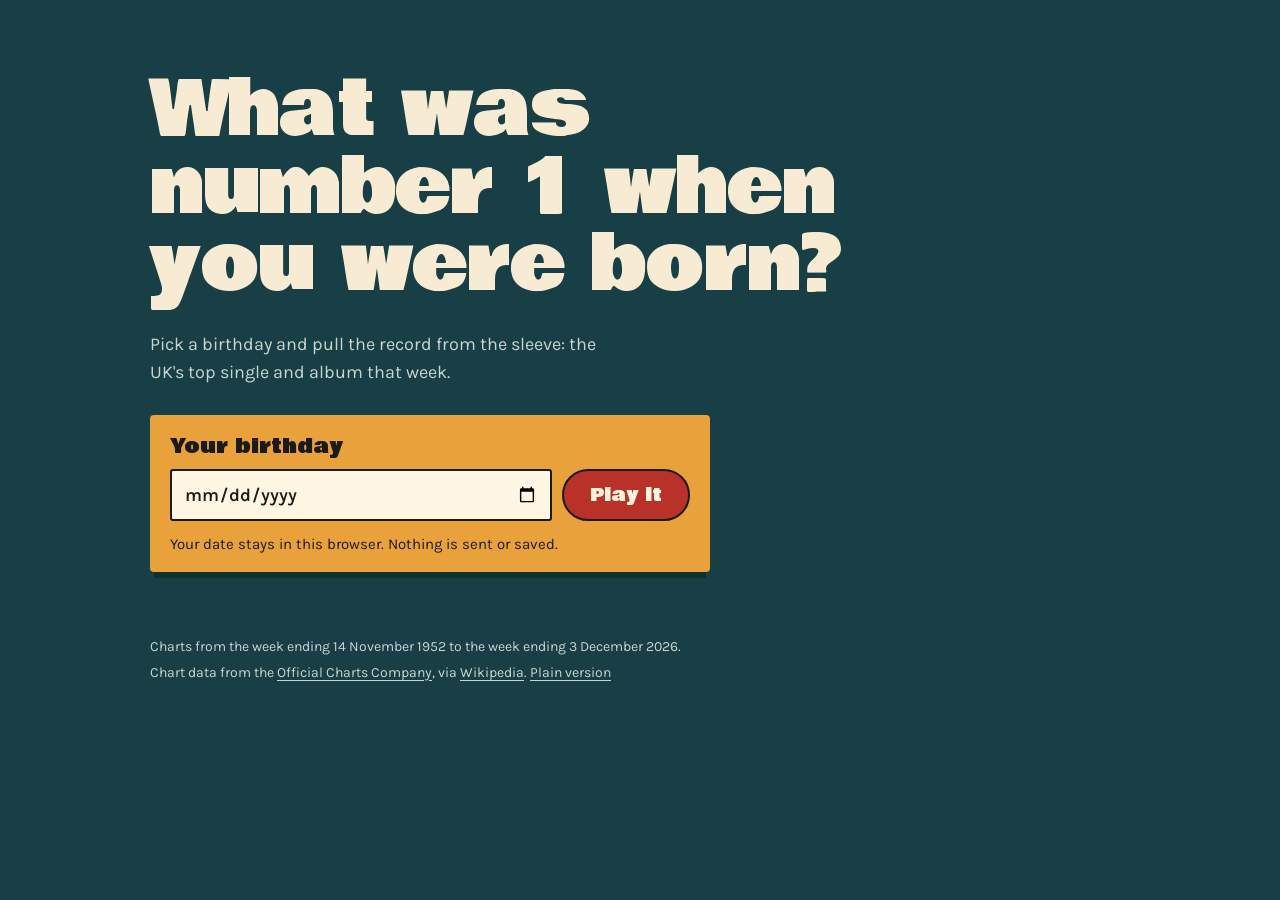
<file: index.html>
<!doctype html>
<html lang="en-GB">
<head>
  <meta charset="utf-8">
  <meta name="viewport" content="width=device-width, initial-scale=1">
  <meta name="referrer" content="no-referrer">
  <meta name="description" content="Find the UK number 1 single and album from the week you were born. Your birthday never leaves your browser.">
  <title>Birthday Number One</title>
  <link rel="preconnect" href="https://fonts.googleapis.com">
  <link rel="preconnect" href="https://fonts.gstatic.com" crossorigin>
  <link href="https://fonts.googleapis.com/css2?family=Bowlby+One&family=Karla:wght@400;600;700&display=swap" rel="stylesheet">
  <link rel="stylesheet" href="css/vinyl.css">
  <script src="js/app.js" defer></script>
</head>
<body>
  <main class="shop">
    <header class="masthead">
      <h1>What was number 1 when you were born?</h1>
      <p class="lede">Pick a birthday and pull the record from the sleeve: the UK's top single and album that week.</p>
    </header>

    <form id="lookup-form" class="ticket" novalidate>
      <label for="birthday">Your birthday</label>
      <div class="ticket-row">
        <input id="birthday" name="birthday" type="date" autocomplete="bday" required>
        <button type="submit">Play it</button>
      </div>
      <p class="privacy">Your date stays in this browser. Nothing is sent or saved.</p>
    </form>

    <p id="status" class="status" role="status" hidden></p>

    <section id="result" class="result" hidden aria-labelledby="result-heading">
      <h2 id="result-heading" tabindex="-1"></h2>

      <div class="crate">
        <article id="single" class="record-set seven" aria-label="Number 1 single">
          <p class="kind">Number 1 single</p>
          <div class="deck">
            <div class="disc">
              <div class="label">
                <p id="single-title" class="label-title"></p>
                <p id="single-artist" class="label-artist"></p>
              </div>
            </div>
            <div class="sleeve" aria-hidden="true"><span class="hole"></span></div>
          </div>
          <p id="single-week" class="week"></p>
          <p id="single-joint" class="joint" hidden></p>
          <p class="listen">
            <a id="single-spotify" href="#" target="_blank" rel="noopener noreferrer">Spotify</a>
            <a id="single-youtube" href="#" target="_blank" rel="noopener noreferrer">YouTube</a>
          </p>
        </article>

        <article id="album" class="record-set twelve" aria-label="Number 1 album">
          <p class="kind">Number 1 album</p>
          <div class="deck">
            <div class="disc">
              <div class="label">
                <p id="album-title" class="label-title"></p>
                <p id="album-artist" class="label-artist"></p>
              </div>
            </div>
            <div class="sleeve" aria-hidden="true"></div>
          </div>
          <p id="album-week" class="week"></p>
          <p id="album-joint" class="joint" hidden></p>
          <p class="listen">
            <a id="album-spotify" href="#" target="_blank" rel="noopener noreferrer">Spotify</a>
            <a id="album-youtube" href="#" target="_blank" rel="noopener noreferrer">YouTube</a>
          </p>
        </article>
        <p id="album-note" class="album-note" hidden></p>
      </div>
    </section>

    <footer class="small-print">
      <p id="data-range"></p>
      <p>Chart data from the <a href="https://www.officialcharts.com/">Official Charts Company</a>, via <a href="https://en.wikipedia.org/wiki/Lists_of_UK_singles_chart_number_ones">Wikipedia</a>. <a href="minimal.html">Plain version</a></p>
    </footer>
  </main>
</body>
</html>
</file>
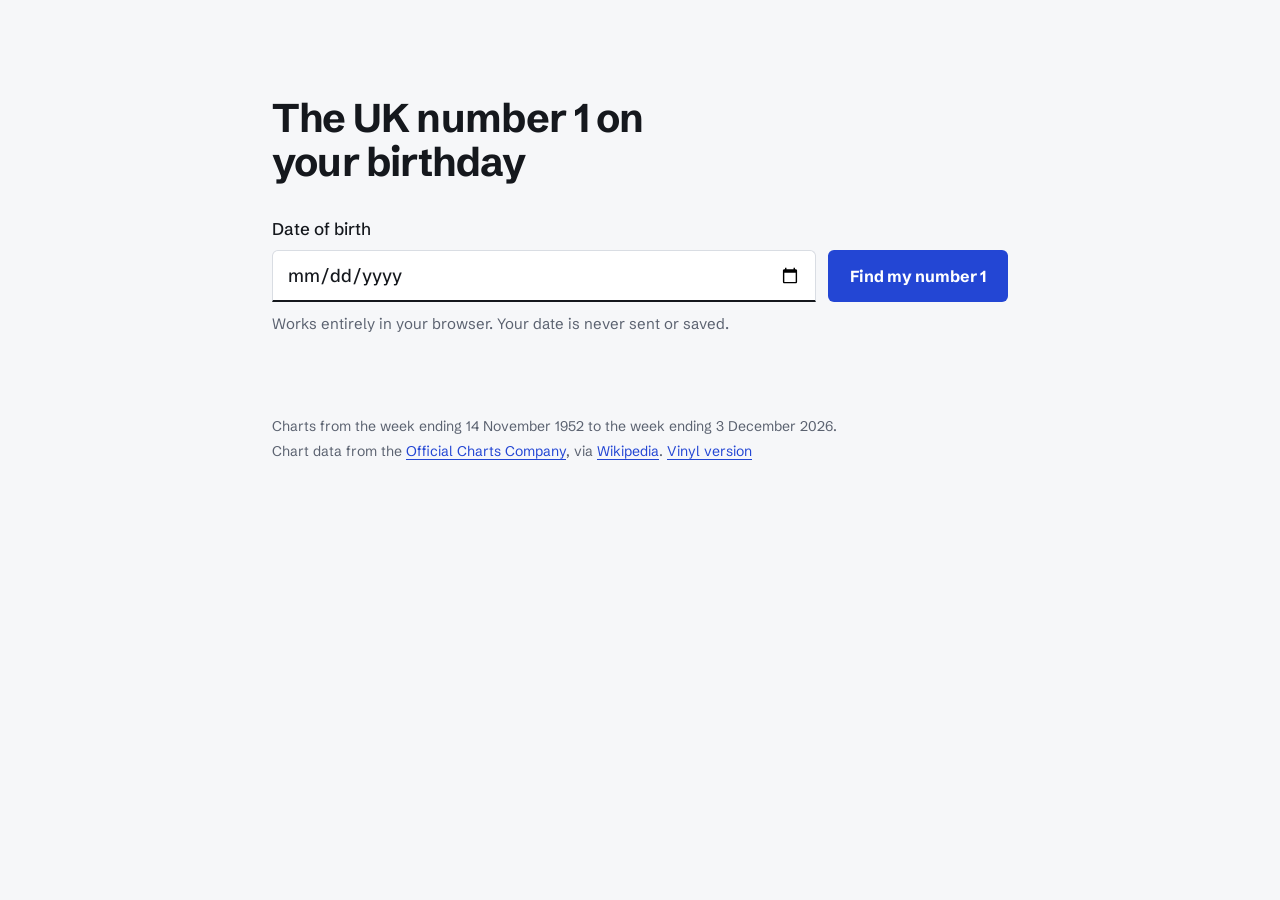
<file: minimal.html>
<!doctype html>
<html lang="en-GB">
<head>
  <meta charset="utf-8">
  <meta name="viewport" content="width=device-width, initial-scale=1">
  <meta name="referrer" content="no-referrer">
  <meta name="description" content="Find the UK number 1 single and album from the week you were born. Your birthday never leaves your browser.">
  <title>Birthday Number One</title>
  <link rel="preconnect" href="https://fonts.googleapis.com">
  <link rel="preconnect" href="https://fonts.gstatic.com" crossorigin>
  <link href="https://fonts.googleapis.com/css2?family=Schibsted+Grotesk:wght@400;500;700;800&display=swap" rel="stylesheet">
  <link rel="stylesheet" href="css/minimal.css">
  <script src="js/app.js" defer></script>
</head>
<body>
  <main class="page">
    <h1>The UK number 1 on your birthday</h1>

    <form id="lookup-form" class="lookup" novalidate>
      <label for="birthday">Date of birth</label>
      <div class="lookup-row">
        <input id="birthday" name="birthday" type="date" autocomplete="bday" required>
        <button type="submit">Find my number 1</button>
      </div>
      <p class="hint">Works entirely in your browser. Your date is never sent or saved.</p>
    </form>

    <p id="status" class="status" role="status" hidden></p>

    <section id="result" class="result" hidden aria-labelledby="result-heading">
      <h2 id="result-heading" tabindex="-1"></h2>

      <article id="single" class="entry entry-single">
        <p class="kind">the number 1 single was</p>
        <p id="single-title" class="title"></p>
        <p id="single-artist" class="artist"></p>
        <p id="single-joint" class="joint" hidden></p>
        <p class="meta">
          <span id="single-week"></span>
          <span class="links">
            <a id="single-spotify" href="#" target="_blank" rel="noopener noreferrer">Spotify</a>
            <a id="single-youtube" href="#" target="_blank" rel="noopener noreferrer">YouTube</a>
          </span>
        </p>
      </article>

      <article id="album" class="entry entry-album">
        <p class="kind">and the number 1 album was</p>
        <p id="album-title" class="title"></p>
        <p id="album-artist" class="artist"></p>
        <p id="album-joint" class="joint" hidden></p>
        <p class="meta">
          <span id="album-week"></span>
          <span class="links">
            <a id="album-spotify" href="#" target="_blank" rel="noopener noreferrer">Spotify</a>
            <a id="album-youtube" href="#" target="_blank" rel="noopener noreferrer">YouTube</a>
          </span>
        </p>
      </article>
      <p id="album-note" class="album-note" hidden></p>
    </section>

    <footer class="foot">
      <p id="data-range"></p>
      <p>Chart data from the <a href="https://www.officialcharts.com/">Official Charts Company</a>, via <a href="https://en.wikipedia.org/wiki/Lists_of_UK_singles_chart_number_ones">Wikipedia</a>. <a href="index.html">Vinyl version</a></p>
    </footer>
  </main>
</body>
</html>
</file>
<file: css/vinyl.css>
/* Retro vinyl theme for index.html. All behaviour lives in js/app.js. */

:root {
  --wall: #173f45;        /* record-shop wall */
  --wall-deep: #10302f;
  --chalk: #f7ebd3;       /* text on the wall */
  --chalk-dim: #c9d6cf;
  --ink: #1c1a17;
  --sleeve-7: #e9a23b;    /* company sleeve for the single */
  --sleeve-12: #cfc3a7;   /* kraft LP sleeve */
  --label-7: #b8322a;     /* red single label */
  --label-12: #1d2f6f;    /* navy album label */
  --label-text: #fff3dc;
  --vinyl: #151515;
  --focus: #ffd45c;
  --display: "Bowlby One", "Arial Black", Impact, sans-serif;
  --body: "Karla", system-ui, sans-serif;
}

*, *::before, *::after { box-sizing: border-box; }

html { background: var(--wall); }
body {
  margin: 0;
  min-height: 100vh;
  font: 400 1.0625rem/1.55 var(--body);
  color: var(--chalk);
  background: var(--wall);
}

a { color: inherit; text-underline-offset: 0.18em; }
:focus-visible { outline: 3px solid var(--focus); outline-offset: 3px; }

.shop {
  width: min(100% - 32px, 980px);
  margin: 0 auto;
  padding: clamp(32px, 7vw, 72px) 0 40px;
}

/* ------------------------------------------------------------------ masthead */
.masthead h1 {
  font: 400 clamp(2.3rem, 7.4vw, 4.75rem)/1.02 var(--display);
  letter-spacing: -0.01em;
  margin: 0 0 0.35em;
  max-width: 13ch;
}
.lede { margin: 0 0 28px; max-width: 42ch; color: var(--chalk-dim); font-size: 1.125rem; }

/* -------------------------------------------------------- the form "ticket" */
.ticket {
  background: var(--sleeve-7);
  color: var(--ink);
  border-radius: 4px;
  padding: 20px 20px 16px;
  max-width: 560px;
  box-shadow: 0 10px 0 -4px var(--wall-deep);
}
.ticket label { display: block; font: 400 1.25rem/1.2 var(--display); margin-bottom: 10px; }
.ticket-row { display: flex; flex-wrap: wrap; gap: 10px; }
.ticket input {
  flex: 1 1 200px;
  min-height: 52px;
  font: 600 1.125rem var(--body);
  color: var(--ink);
  background: #fff6e3;
  border: 2px solid var(--ink);
  border-radius: 3px;
  padding: 8px 12px;
}
.ticket button {
  flex: 0 0 auto;
  min-height: 52px;
  padding: 0 26px;
  font: 400 1.125rem var(--display);
  color: var(--label-text);
  background: var(--label-7);
  border: 2px solid var(--ink);
  border-radius: 999px;
  cursor: pointer;
}
.ticket button:hover { background: #9e2820; }
.ticket :focus-visible { outline-color: var(--ink); }
.privacy { margin: 12px 0 0; font-size: 0.9375rem; }

.status {
  margin: 20px 0 0;
  max-width: 560px;
  padding: 12px 16px;
  border-left: 6px solid var(--sleeve-7);
  background: rgba(0, 0, 0, 0.22);
}

/* ------------------------------------------------------------------- result */
.result { margin-top: clamp(36px, 6vw, 56px); }
.result h2 {
  font: 400 clamp(1.6rem, 4.4vw, 2.4rem)/1.1 var(--display);
  margin: 0 0 20px;
}
.result h2:focus { outline: none; }

.crate {
  display: grid;
  grid-template-columns: 1fr;
  gap: 40px;
}
@media (min-width: 860px) {
  .crate { grid-template-columns: 1fr 1fr; gap: 48px; }
}

.record-set { container-type: inline-size; max-width: 540px; }
.kind { margin: 0 0 8px; font-weight: 700; color: var(--chalk-dim); }
.week { margin: 14px 0 6px; font-size: 0.9375rem; color: var(--chalk-dim); }
.listen { display: flex; gap: 10px; flex-wrap: wrap; margin: 0; }
.listen a {
  display: inline-flex; align-items: center; min-height: 44px;
  padding: 0 18px;
  border: 2px solid var(--chalk);
  border-radius: 999px;
  font-weight: 700;
  text-decoration: none;
}
.listen a:hover { background: var(--chalk); color: var(--wall); }
.album-note { margin: 0; align-self: center; color: var(--chalk-dim); }

/* -------------------------------------------------------- deck: sleeve+disc */
/* Wide layout: the record slides out to the right of the sleeve. */
.deck {
  position: relative;
  aspect-ratio: 180 / 100;
  --in: 0%;     /* record tucked inside the sleeve */
  --out: 84%;   /* record pulled out far enough to read the whole label */
}

.sleeve {
  position: absolute; left: 0; top: 0;
  height: 100%; aspect-ratio: 1;
  border-radius: 3px;
  background: var(--sleeve-7);
  box-shadow: 4px 6px 0 var(--wall-deep);
  z-index: 2;
}
.seven .sleeve {
  /* die-cut centre hole of a 7" company sleeve */
  background: radial-gradient(circle at 50% 50%, transparent 0 22%, var(--sleeve-7) calc(22% + 1px));
}
.twelve .sleeve {
  background:
    repeating-linear-gradient(90deg, rgba(0,0,0,0.035) 0 2px, transparent 2px 7px),
    var(--sleeve-12);
}
.twelve .sleeve::after {     /* a plain printed band so the LP sleeve isn't blank */
  content: ""; position: absolute; inset: auto 10% 10% 10%; height: 6%;
  background: var(--label-12); border-radius: 2px;
}

.disc {
  position: absolute; top: 2.5%; left: 1.6%;
  height: 95%; aspect-ratio: 1;
  border-radius: 50%;
  z-index: 1;
  background:
    conic-gradient(from 20deg, transparent 0 8%, rgba(255,255,255,0.10) 12%, transparent 18% 55%,
                   rgba(255,255,255,0.07) 60%, transparent 66%),
    repeating-radial-gradient(circle, var(--vinyl) 0 2px, #232323 2px 3px);
  box-shadow: 0 0 0 1px #000, 6px 8px 14px rgba(0, 0, 0, 0.35);
  display: grid; place-items: center;
  transform: translateX(var(--out));     /* final, pulled-out position */
}
.label {
  container-type: inline-size;
  width: 56%; aspect-ratio: 1;
  border-radius: 50%;
  background: var(--label-7);
  color: var(--label-text);
  display: flex; flex-direction: column; align-items: center; justify-content: center;
  text-align: center;
  padding: 7%;   /* % of the disc width, i.e. about an eighth of the label */
  position: relative;
}
.twelve .label { background: var(--label-12); }
.label::after {             /* spindle hole */
  content: ""; position: absolute; left: 50%; top: 50%;
  width: 5%; aspect-ratio: 1; transform: translate(-50%, -50%);
  border-radius: 50%; background: var(--wall);
}
.label-title, .label-artist { margin: 0; overflow-wrap: anywhere; hyphens: auto; position: relative; z-index: 1; }
.label-title { font: 400 14cqi/1.05 var(--display); margin-bottom: 16cqi; }
.label-title[data-length="long"] { font-size: 10.5cqi; }
.label-artist { font: 700 11cqi/1.15 var(--body); }

/* Narrow layout: the sleeve is half off the left edge, so the record can
   be big enough to read while the whole set stays phone-sized. */
@container (max-width: 460px) {
  .deck { aspect-ratio: 136 / 100; --in: -30%; --out: 43%; clip-path: inset(-24px -24px -24px 0); }
  .sleeve { transform: translateX(-42%); }
  .disc { left: 0; }
}

/* --------------------------------------------------------- the reveal moment */
@keyframes pull-out {
  from { transform: translateX(var(--in)) rotate(-140deg); }
  to   { transform: translateX(var(--out)) rotate(0); }
}
.result[data-reveal="on"] .disc { animation: pull-out 1.1s cubic-bezier(0.2, 0.8, 0.25, 1) 0.15s both; }
.result[data-reveal="on"] .twelve .disc { animation-delay: 0.45s; }

@media (prefers-reduced-motion: reduce) {
  .result[data-reveal="on"] .disc { animation: none; }
}

/* -------------------------------------------------------------- small print */
.small-print { margin-top: 64px; font-size: 0.875rem; color: var(--chalk-dim); }
.small-print p { margin: 4px 0; }

.joint { margin: 0 0 10px; font-weight: 700; color: var(--sleeve-7); }
</file>
<file: css/minimal.css>
/* Clean minimal theme for minimal.html. All behaviour lives in js/app.js. */

:root {
  --bg: #f6f7f9;
  --ink: #15181d;
  --muted: #5b6270;
  --rule: #d9dde3;
  --accent: #2346d4;
  --field: #ffffff;
  --font: "Schibsted Grotesk", system-ui, sans-serif;
}
@media (prefers-color-scheme: dark) {
  :root {
    --bg: #14171c;
    --ink: #eef0f3;
    --muted: #a3aab6;
    --rule: #2c323b;
    --accent: #8ea4ff;
    --field: #1c2027;
  }
}

*, *::before, *::after { box-sizing: border-box; }

html { background: var(--bg); color-scheme: light dark; }
body {
  margin: 0;
  font: 400 1.0625rem/1.55 var(--font);
  color: var(--ink);
  background: var(--bg);
}
a { color: var(--accent); text-underline-offset: 0.2em; }
:focus-visible { outline: 2px solid var(--accent); outline-offset: 3px; }

.page {
  width: min(100% - 32px, 46rem);
  margin: 0 auto;
  padding: clamp(40px, 9vw, 96px) 0 48px;
}

h1 {
  font-size: clamp(1.75rem, 4.6vw, 2.5rem);
  font-weight: 700;
  line-height: 1.1;
  letter-spacing: -0.02em;
  margin: 0 0 32px;
  max-width: 18ch;
}

/* --------------------------------------------------------------------- form */
.lookup label { display: block; font-weight: 500; margin-bottom: 8px; }
.lookup-row { display: flex; flex-wrap: wrap; gap: 12px; }
.lookup input {
  flex: 1 1 220px;
  min-height: 52px;
  padding: 8px 14px;
  font: 500 1.125rem var(--font);
  color: var(--ink);
  background: var(--field);
  border: 1px solid var(--rule);
  border-bottom: 2px solid var(--ink);
  border-radius: 6px 6px 0 0;
}
.lookup button {
  min-height: 52px;
  padding: 0 22px;
  font: 700 1rem var(--font);
  color: #fff;
  background: var(--accent);
  border: 0;
  border-radius: 6px;
  cursor: pointer;
}
@media (prefers-color-scheme: dark) { .lookup button { color: #0d1020; } }
.lookup button:hover { filter: brightness(1.08); }
.hint { margin: 10px 0 0; color: var(--muted); font-size: 0.9375rem; }

.status {
  margin: 24px 0 0;
  padding: 12px 0 12px 16px;
  border-left: 3px solid var(--accent);
}

/* ------------------------------------------------------------------- result */
.result { margin-top: clamp(48px, 9vw, 80px); }
.result h2 {
  font-size: 1.125rem;
  font-weight: 500;
  color: var(--muted);
  margin: 0;
}
.result h2:focus { outline: none; }

.entry { margin: 0; }
.entry + .entry, .album-note { margin-top: 40px; padding-top: 32px; border-top: 1px solid var(--rule); }
.kind { margin: 0 0 6px; color: var(--muted); }
.entry-album .kind { margin-top: 0; }

.title {
  margin: 0;
  font-weight: 800;
  letter-spacing: -0.035em;
  line-height: 0.98;
  overflow-wrap: anywhere;
  text-wrap: balance;
}
.entry-single .title { font-size: clamp(2.5rem, 9vw, 5.25rem); }
.entry-single .title[data-length="long"] { font-size: clamp(2rem, 6.5vw, 3.75rem); }
.entry-album .title { font-size: clamp(1.75rem, 5.5vw, 3rem); line-height: 1.04; }

.artist { margin: 12px 0 0; font-size: clamp(1.125rem, 2.6vw, 1.375rem); font-weight: 500; }

.meta {
  margin: 16px 0 0;
  display: flex; flex-wrap: wrap; align-items: baseline; gap: 4px 24px;
  color: var(--muted); font-size: 0.9375rem;
}
.links { display: inline-flex; gap: 20px; }
.links a { font-weight: 700; padding: 10px 0; }

.album-note { color: var(--muted); }

/* One quiet transition when a new result arrives. */
.result[data-reveal="on"] .entry { animation: arrive 0.4s ease-out both; }
.result[data-reveal="on"] .entry-album { animation-delay: 0.12s; }
@keyframes arrive { from { opacity: 0; transform: translateY(6px); } to { opacity: 1; transform: none; } }
@media (prefers-reduced-motion: reduce) {
  .result[data-reveal="on"] .entry { animation: none; }
}

.foot { margin-top: 80px; color: var(--muted); font-size: 0.875rem; }
.foot p { margin: 4px 0; }

.joint { margin: 8px 0 0; color: var(--muted); }
</file>
